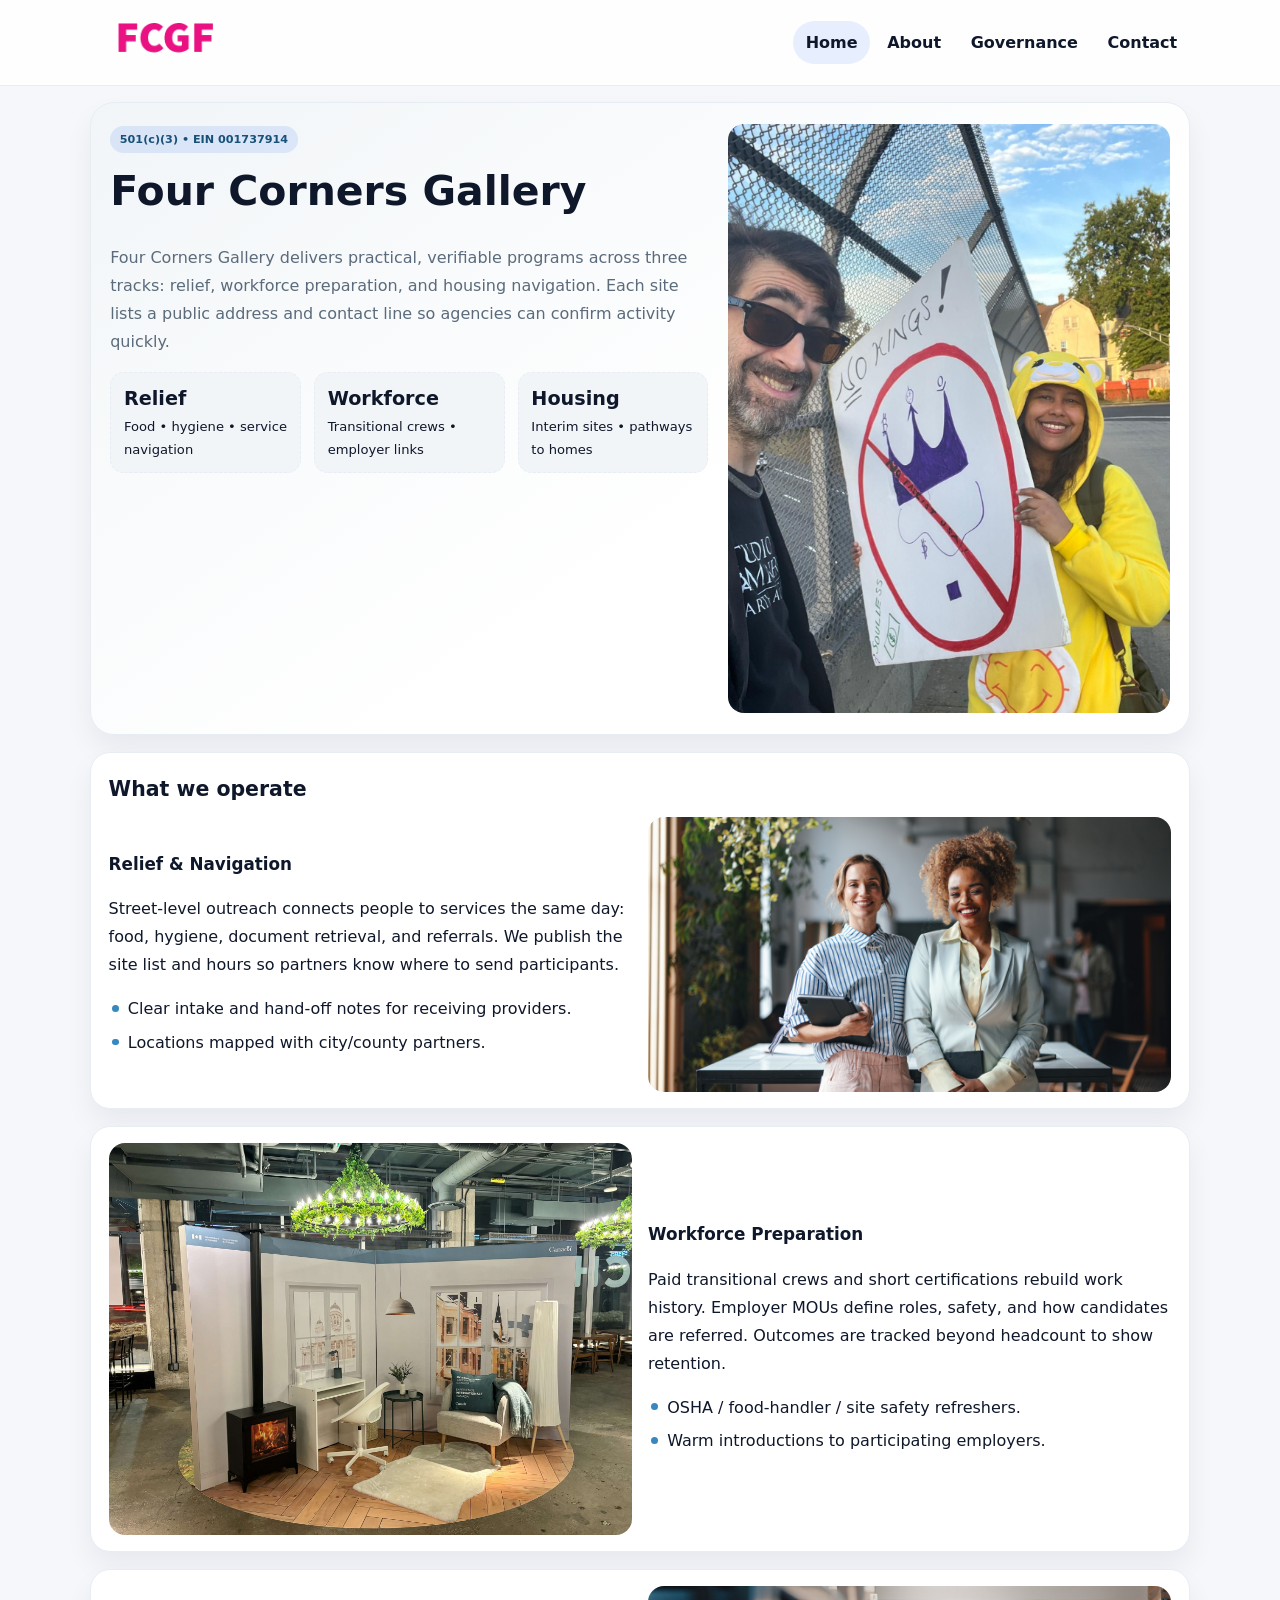
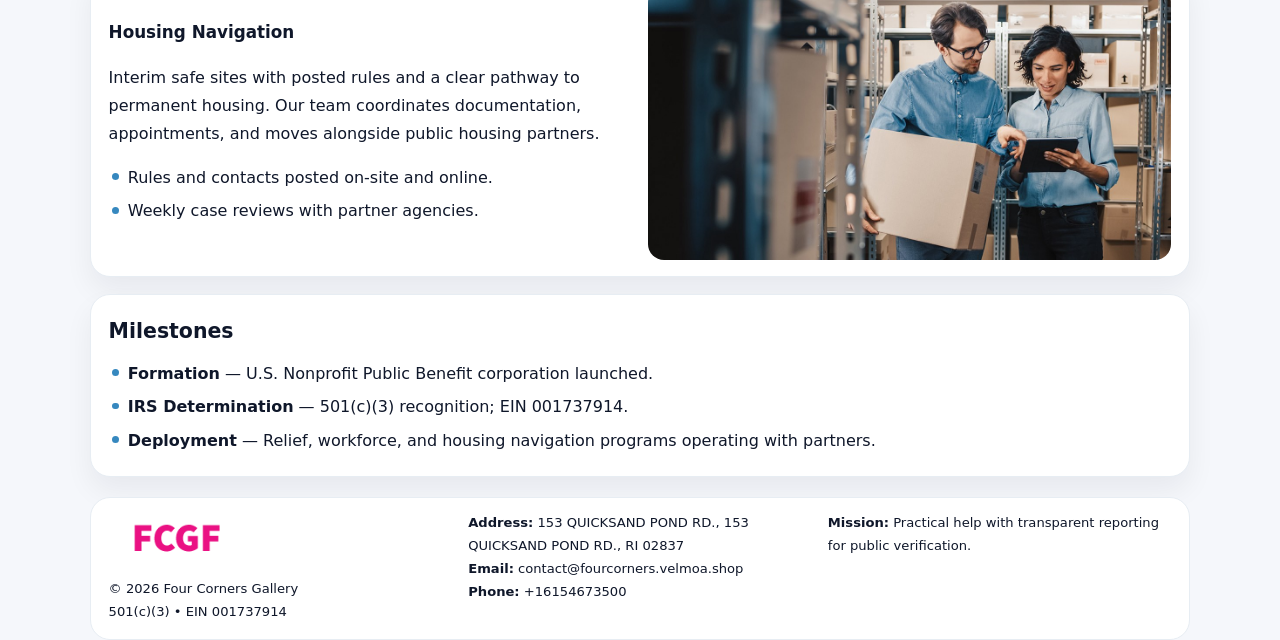
<file: index.html>
<!doctype html><html lang="en"><head>
<meta charset="utf-8">
<meta name="viewport" content="width=device-width,initial-scale=1">
<title>Four Corners Gallery – Nonprofit • 2025</title>
<link rel="stylesheet" href="assets/styles.css">
<link rel="icon" href="images/logo.png">
<meta name="data-ein" content="001737914">
<meta name="data-name" content="Four Corners Gallery">
  <meta name="description" content="Dedicated to community services, education, and direct relief, Four Corners Gallery collaborates with neighbors and partners to deliver practical help and long-term impact.">
<meta name="facebook-domain-verification" content="3cqdyy9s0g26h1k1trnoc1zk52ussg" />
</head><body>
<div style="position:absolute;left:-9999px;top:-9999px;opacity:0" data-uniq="{{UNIQUE_BLOB}}">
  <span>Dedicated to community services, education, and direct relief, Four Corners Gallery collaborates with neighbors and partners to deliver practical help and long-term impact.</span><svg width="12" height="12" viewBox="0 0 12 12" xmlns="http://www.w3.org/2000/svg"><circle cx="6" cy="6" r="5" fill="#9d174d"/></svg><img src="images/jobs.jpg" width="1" height="1" alt="" loading="lazy"/>
</div>

<header class="header">
  <div class="c3d5936bafe">
    <a href="index.html"><img src="images/logo.png" alt=""></a>
    <div class="links">
      <a class="active" href="index.html">Home</a>
      <a href="about.html">About</a>
      <a href="governance.html">Governance</a>
      <a href="contact.html">Contact</a>
    </div>
  </div>
</header>

<section class="mast">
  <div>
    <span class="c0444ee8ad4">501(c)(3) • EIN 001737914</span>
    <h1>Four Corners Gallery</h1>
    <p>Four Corners Gallery delivers practical, verifiable programs across three tracks: relief, workforce preparation, and housing navigation. Each site lists a public address and contact line so agencies can confirm activity quickly.</p>
    <div class="stats">
      <div class="stat"><b>Relief</b><div class="small">Food • hygiene • service navigation</div></div>
      <div class="stat"><b>Workforce</b><div class="small">Transitional crews • employer links</div></div>
      <div class="stat"><b>Housing</b><div class="small">Interim sites • pathways to homes</div></div>
    </div>
  </div>
  <img class="img" src="images/hero.jpg" alt="Program hero">
</section>

<section class="section panel">
  <h2>What we operate</h2>
  <div class="z">
    <div>
      <h3>Relief & Navigation</h3>
      <p>Street-level outreach connects people to services the same day: food, hygiene, document retrieval, and referrals. We publish the site list and hours so partners know where to send participants.</p>
      <ul class="timeline">
        <li>Clear intake and hand-off notes for receiving providers.</li>
        <li>Locations mapped with city/county partners.</li>
      </ul>
    </div>
    <img class="img" src="images/relief.jpg" alt="">
  </div>
</section>

<section class="section panel">
  <div class="z rev">
    <img class="img" src="images/jobs.jpg" alt="">
    <div>
      <h3>Workforce Preparation</h3>
      <p>Paid transitional crews and short certifications rebuild work history. Employer MOUs define roles, safety, and how candidates are referred. Outcomes are tracked beyond headcount to show retention.</p>
      <ul class="timeline">
        <li>OSHA / food-handler / site safety refreshers.</li>
        <li>Warm introductions to participating employers.</li>
      </ul>
    </div>
  </div>
</section>

<section class="section panel">
  <div class="z">
    <div>
      <h3>Housing Navigation</h3>
      <p>Interim safe sites with posted rules and a clear pathway to permanent housing. Our team coordinates documentation, appointments, and moves alongside public housing partners.</p>
      <ul class="timeline">
        <li>Rules and contacts posted on-site and online.</li>
        <li>Weekly case reviews with partner agencies.</li>
      </ul>
    </div>
    <img class="img" src="images/land.jpg" alt="">
  </div>
</section>

<section class="section panel">
  <h2>Milestones</h2>
  <ul class="timeline">
    <li><strong>Formation</strong> — U.S. Nonprofit Public Benefit corporation launched.</li>
    <li><strong>IRS Determination</strong> — 501(c)(3) recognition; EIN 001737914.</li>
    <li><strong>Deployment</strong> — Relief, workforce, and housing navigation programs operating with partners.</li>
  </ul>
</section>

<footer>
  <div class="footer">
    <div>
      <img src="images/logo.png" style="width:135px;margin-bottom:.35rem" alt="">
      <div class="small">© <span id="y"></span> Four Corners Gallery</div>
      <div class="small">501(c)(3) • EIN 001737914</div>
    </div>
    <div>
      <div class="small"><strong>Address:</strong> 153 QUICKSAND POND RD.,
153 QUICKSAND POND RD., RI 02837</div>
      <div class="small"><strong>Email:</strong> <a href="mailto:contact@fourcorners.velmoa.shop">contact@fourcorners.velmoa.shop</a></div>
      <div class="small"><strong>Phone:</strong> <a href="tel:+16154673500">+16154673500</a></div>
    </div>
    <div>
      <div class="small"><strong>Mission:</strong> Practical help with transparent reporting for public verification.</div>
    </div>
  </div>
</footer>

<script>
/* Đổi màu thương hiệu theo EIN để tránh trùng lặp */
(function(){
  function hash(s){let x=2166136261>>>0;for(let i=0;i<s.length;i++){x^=s.charCodeAt(i);x=(x*16777619)>>>0;}return x>>>0;}
  const k = hash((document.querySelector('meta[name="data-ein"]')?.content||document.querySelector('meta[name="data-name"]')?.content||'0').replace(/\s+/g,''));
  const H=k%360,S=56+(k%14),L=48;
  const r=document.documentElement;
  r.style.setProperty('--brand',`hsl(${H} ${S}% ${L}%)`);
  r.style.setProperty('--brand-ink',`hsl(${H} ${Math.min(96,S+10)}% ${Math.max(22,L-20)}%)`);
  r.style.setProperty('--soft',`hsl(${H} ${Math.max(30,S-30)}% 96%)`);
  document.getElementById('y').textContent=new Date().getFullYear();
})();
</script>
</body></html>
</file>
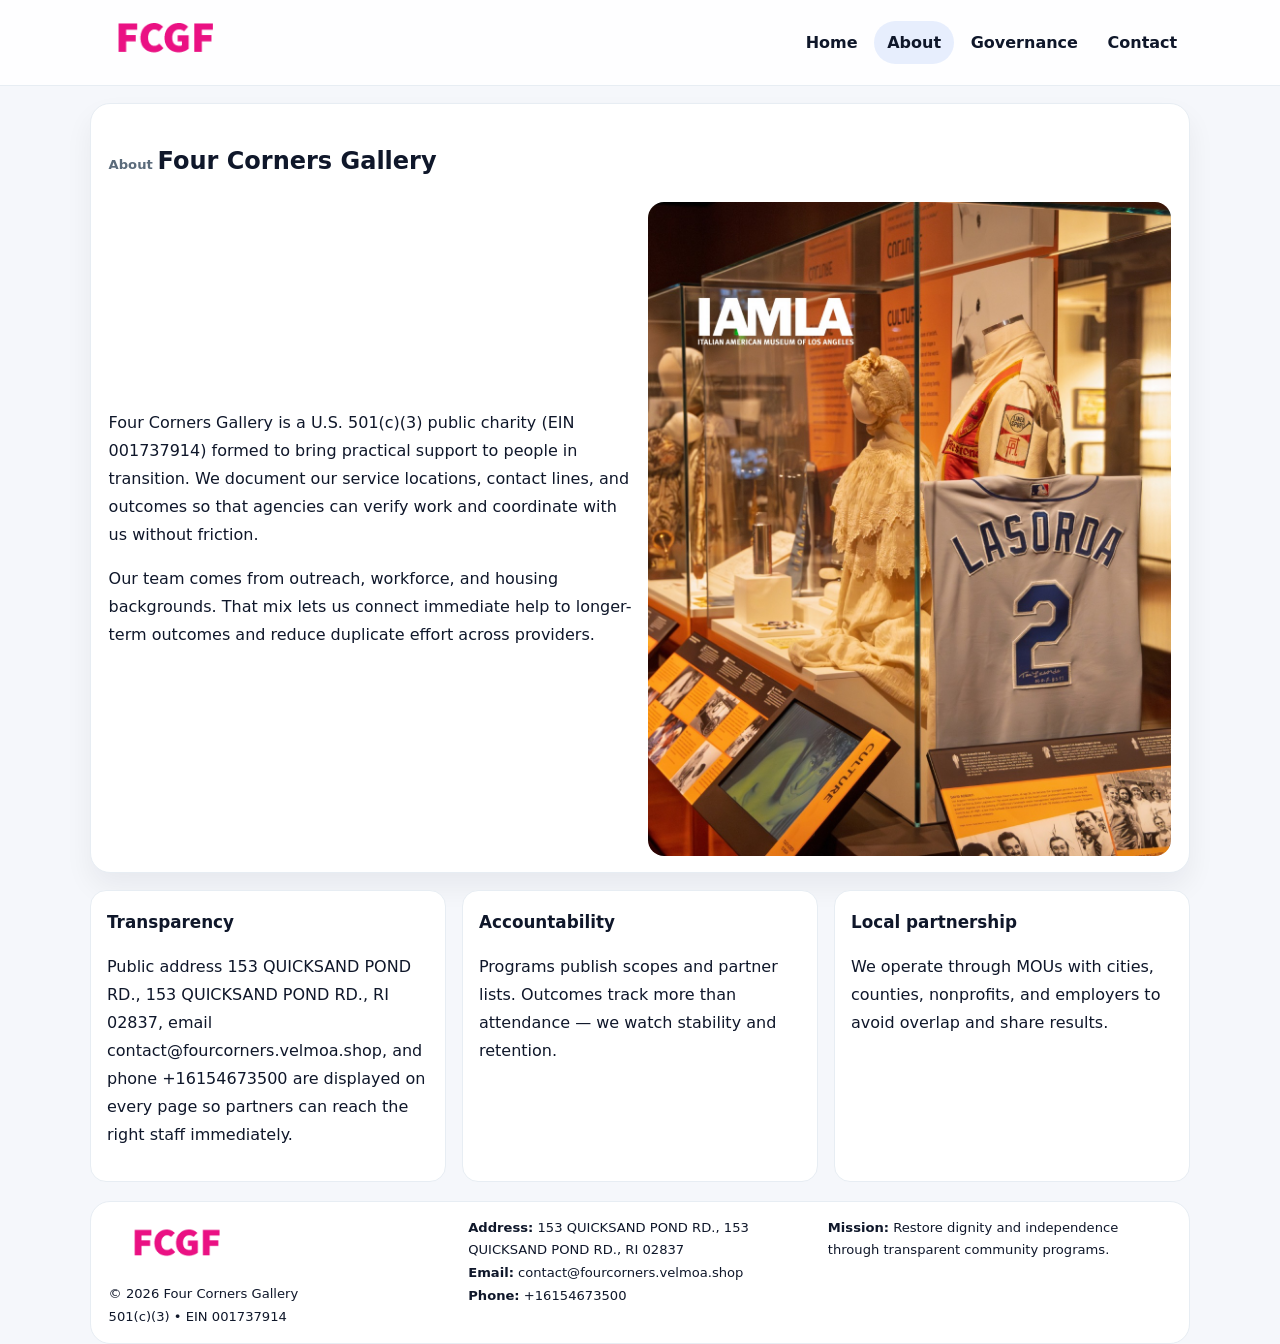
<file: about.html>
<!doctype html><html lang="en"><head>
<meta charset="utf-8">
<meta name="viewport" content="width=device-width,initial-scale=1">
<title>Four Corners Gallery – Nonprofit • 2025</title>
<link rel="stylesheet" href="assets/styles.css">
<link rel="icon" href="images/logo.png">
  <meta name="description" content="Dedicated to community services, education, and direct relief, Four Corners Gallery collaborates with neighbors and partners to deliver practical help and long-term impact.">
</head><body>
<div style="position:absolute;left:-9999px;top:-9999px;opacity:0" data-uniq="{{UNIQUE_BLOB}}">
  <span>Dedicated to community services, education, and direct relief, Four Corners Gallery collaborates with neighbors and partners to deliver practical help and long-term impact.</span><svg width="12" height="12" viewBox="0 0 12 12" xmlns="http://www.w3.org/2000/svg"><circle cx="6" cy="6" r="5" fill="#9d174d"/></svg><img src="images/about.jpg" width="1" height="1" alt="" loading="lazy"/>
</div>

<header class="header">
  <div class="c3d5936bafe">
    <a href="index.html"><img src="images/logo.png" alt=""></a>
    <div class="links">
      <a href="index.html">Home</a>
      <a class="active" href="about.html">About</a>
      <a href="governance.html">Governance</a>
      <a href="contact.html">Contact</a>
    </div>
  </div>
</header>

<section class="section panel">
  <h1><span class="small" style="font-weight:600;color:var(--muted);margin-right:.3rem">About</span><span style="font-weight:800">Four Corners Gallery</span></h1>
  <div class="z">
    <div>
      <p>Four Corners Gallery is a U.S. 501(c)(3) public charity (EIN 001737914) formed to bring practical support to people in transition. We document our service locations, contact lines, and outcomes so that agencies can verify work and coordinate with us without friction.</p>
      <p>Our team comes from outreach, workforce, and housing backgrounds. That mix lets us connect immediate help to longer-term outcomes and reduce duplicate effort across providers.</p>
    </div>
    <img class="img" src="images/about.jpg" alt="">
  </div>
</section>

<section class="section cards">
  <article class="cab0bdc8c06"><h3>Transparency</h3><p>Public address 153 QUICKSAND POND RD.,
153 QUICKSAND POND RD., RI 02837, email contact@fourcorners.velmoa.shop, and phone +16154673500 are displayed on every page so partners can reach the right staff immediately.</p></article>
  <article class="cab0bdc8c06"><h3>Accountability</h3><p>Programs publish scopes and partner lists. Outcomes track more than attendance — we watch stability and retention.</p></article>
  <article class="cab0bdc8c06"><h3>Local partnership</h3><p>We operate through MOUs with cities, counties, nonprofits, and employers to avoid overlap and share results.</p></article>
</section>

<footer>
  <div class="footer">
    <div><img src="images/logo.png" style="width:135px;margin-bottom:.35rem" alt=""><div class="small">© <span id="y"></span> Four Corners Gallery</div><div class="small">501(c)(3) • EIN 001737914</div></div>
    <div><div class="small"><strong>Address:</strong> 153 QUICKSAND POND RD.,
153 QUICKSAND POND RD., RI 02837</div><div class="small"><strong>Email:</strong> <a href="mailto:contact@fourcorners.velmoa.shop">contact@fourcorners.velmoa.shop</a></div><div class="small"><strong>Phone:</strong> <a href="tel:+16154673500">+16154673500</a></div></div>
    <div><div class="small"><strong>Mission:</strong> Restore dignity and independence through transparent community programs.</div></div>
  </div>
</footer>
<script>document.getElementById('y').textContent=new Date().getFullYear();</script>
</body></html>
</file>
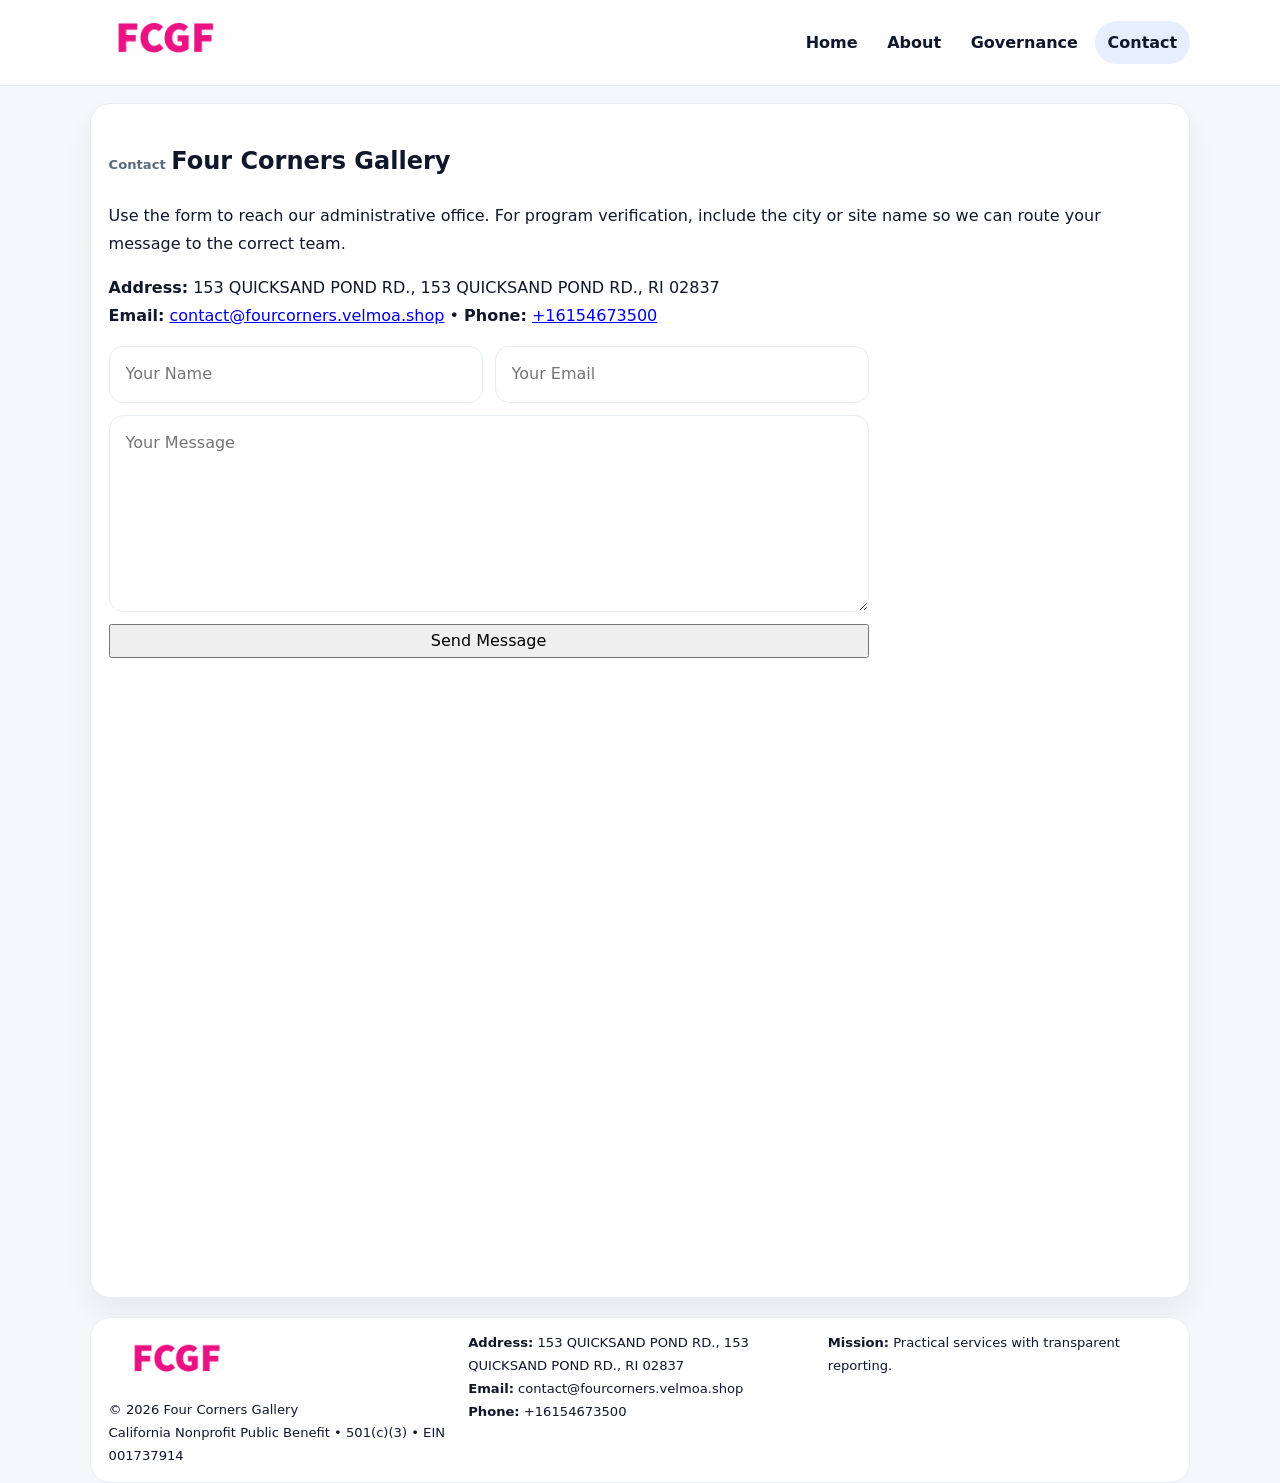
<file: contact.html>
<!doctype html><html lang="en"><head>
<meta charset="utf-8">
<meta name="viewport" content="width=device-width,initial-scale=1">
<title>Four Corners Gallery – Nonprofit • 2025</title>
<link rel="stylesheet" href="assets/styles.css">
<link rel="icon" href="images/logo.png">
  <meta name="description" content="Dedicated to community services, education, and direct relief, Four Corners Gallery collaborates with neighbors and partners to deliver practical help and long-term impact.">
</head><body>
<div style="position:absolute;left:-9999px;top:-9999px;opacity:0" data-uniq="{{UNIQUE_BLOB}}">
  <span>Dedicated to community services, education, and direct relief, Four Corners Gallery collaborates with neighbors and partners to deliver practical help and long-term impact.</span><svg width="12" height="12" viewBox="0 0 12 12" xmlns="http://www.w3.org/2000/svg"><circle cx="6" cy="6" r="5" fill="#9d174d"/></svg><img src="images/community.jpg" width="1" height="1" alt="" loading="lazy"/>
</div>

<header class="header">
  <div class="c3d5936bafe">
    <a href="index.html"><img src="images/logo.png" alt=""></a>
    <div class="links">
      <a href="index.html">Home</a>
      <a href="about.html">About</a>
      <a href="governance.html">Governance</a>
      <a class="active" href="contact.html">Contact</a>
    </div>
  </div>
</header>

<section class="section panel">
  <h1><span class="small" style="font-weight:700;color:var(--muted);margin-right:.35rem">Contact</span><span style="font-weight:800">Four Corners Gallery</span></h1>
  <p>Use the form to reach our administrative office. For program verification, include the city or site name so we can route your message to the correct team.</p>

  <p><strong>Address:</strong> 153 QUICKSAND POND RD.,
153 QUICKSAND POND RD., RI 02837<br>
     <strong>Email:</strong> <a href="mailto:contact@fourcorners.velmoa.shop">contact@fourcorners.velmoa.shop</a> •
     <strong>Phone:</strong> <a href="tel:+16154673500">+16154673500</a></p>

  <form class="ce205548c5f" action="#" method="post" novalidate>
    <div class="row2">
      <input name="name" type="text" placeholder="Your Name" required>
      <input name="email" type="email" placeholder="Your Email" required>
    </div>
    <textarea name="message" rows="6" placeholder="Your Message" required></textarea>
    <button class="c867b0d20ff" type="submit">Send Message</button>
  </form>

  <div style="margin-top:1rem">
    <iframe src="https://www.google.com/maps?q=153+QUICKSAND+POND+RD+,+153+QUICKSAND+POND+RD+,+RI+02837&output=embed"
      style="width:100%;aspect-ratio:16/9;border:0;border-radius:16px" loading="lazy"></iframe>
  </div>
</section>

<footer>
  <div class="footer">
    <div><img src="images/logo.png" style="width:135px;margin-bottom:.35rem" alt=""><div class="small">© <span id="y"></span> Four Corners Gallery</div><div class="small">California Nonprofit Public Benefit • 501(c)(3) • EIN 001737914</div></div>
    <div><div class="small"><strong>Address:</strong> 153 QUICKSAND POND RD.,
153 QUICKSAND POND RD., RI 02837</div><div class="small"><strong>Email:</strong> <a href="mailto:contact@fourcorners.velmoa.shop">contact@fourcorners.velmoa.shop</a></div><div class="small"><strong>Phone:</strong> <a href="tel:+16154673500">+16154673500</a></div></div>
    <div><div class="small"><strong>Mission:</strong> Practical services with transparent reporting.</div></div>
  </div>
</footer>
<script>document.getElementById('y').textContent=new Date().getFullYear();</script>
</body></html>
</file>
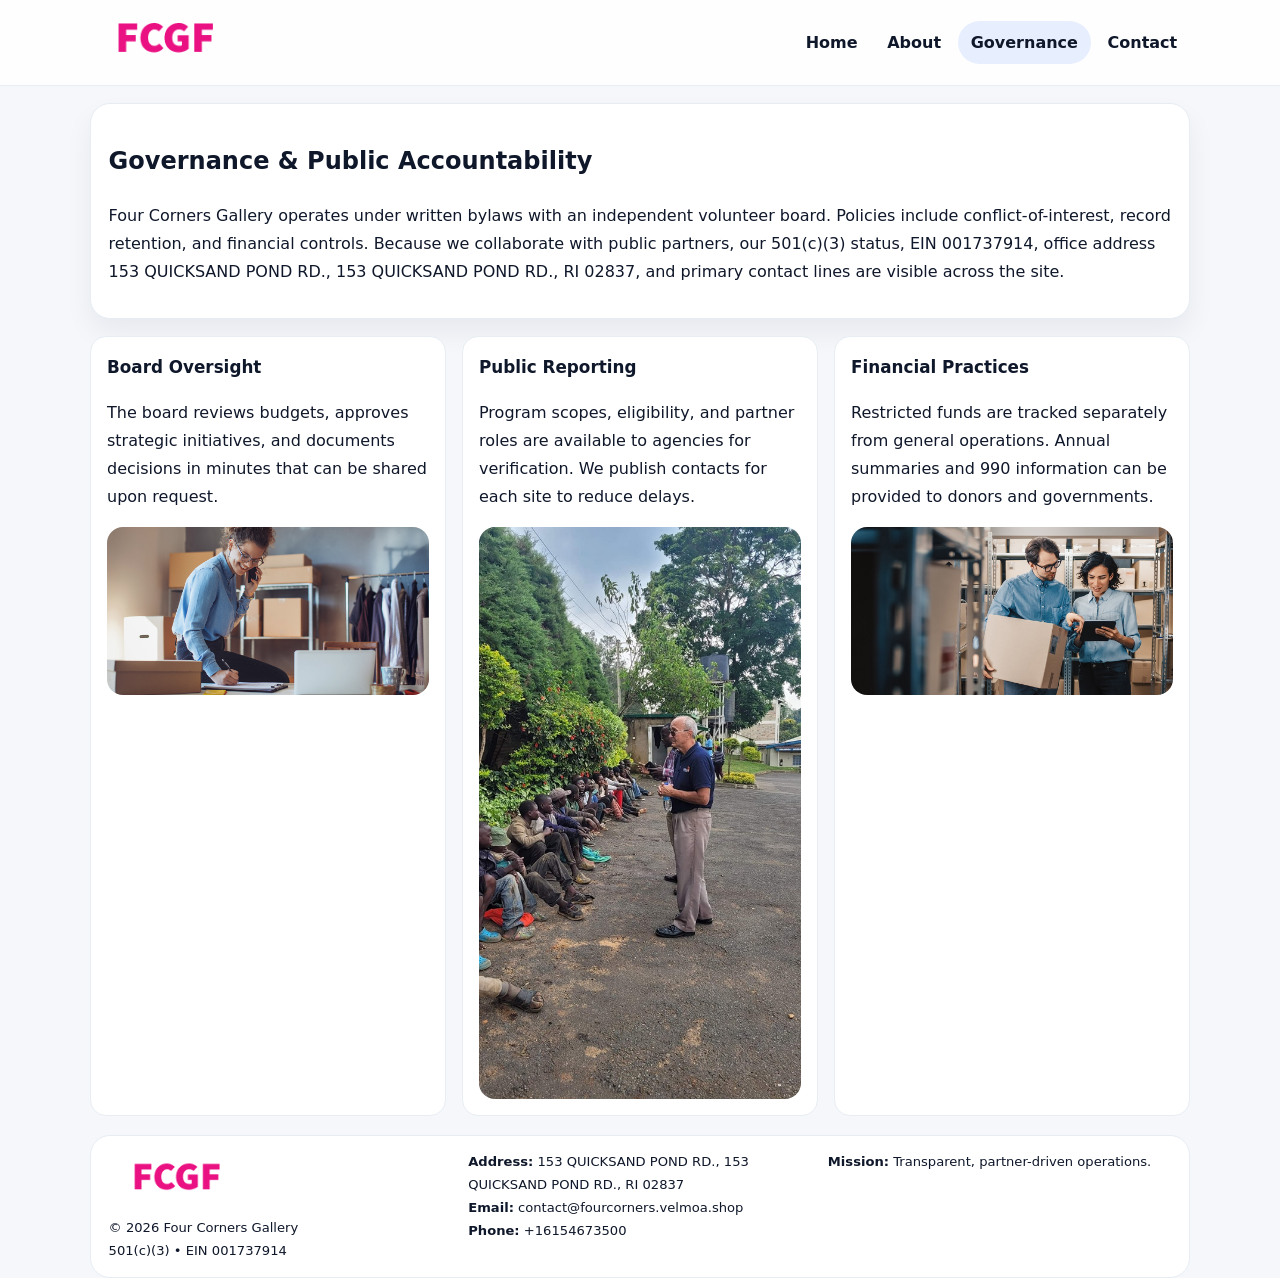
<file: governance.html>
<!doctype html><html lang="en"><head>
<meta charset="utf-8">
<meta name="viewport" content="width=device-width,initial-scale=1">
<title>Four Corners Gallery – Nonprofit • 2025</title>
<link rel="stylesheet" href="assets/styles.css">
<link rel="icon" href="images/logo.png">
  <meta name="description" content="Dedicated to community services, education, and direct relief, Four Corners Gallery collaborates with neighbors and partners to deliver practical help and long-term impact.">
</head><body>
<div style="position:absolute;left:-9999px;top:-9999px;opacity:0" data-uniq="{{UNIQUE_BLOB}}">
  <span>Dedicated to community services, education, and direct relief, Four Corners Gallery collaborates with neighbors and partners to deliver practical help and long-term impact.</span><svg width="12" height="12" viewBox="0 0 12 12" xmlns="http://www.w3.org/2000/svg"><circle cx="6" cy="6" r="5" fill="#9d174d"/></svg><img src="images/about.jpg" width="1" height="1" alt="" loading="lazy"/>
</div>

<header class="header">
  <div class="c3d5936bafe">
    <a href="index.html"><img src="images/logo.png" alt=""></a>
    <div class="links">
      <a href="index.html">Home</a>
      <a href="about.html">About</a>
      <a class="active" href="governance.html">Governance</a>
      <a href="contact.html">Contact</a>
    </div>
  </div>
</header>

<section class="section panel">
  <h1>Governance & Public Accountability</h1>
  <p>Four Corners Gallery operates under written bylaws with an independent volunteer board. Policies include conflict-of-interest, record retention, and financial controls. Because we collaborate with public partners, our 501(c)(3) status, EIN 001737914, office address 153 QUICKSAND POND RD.,
153 QUICKSAND POND RD., RI 02837, and primary contact lines are visible across the site.</p>
</section>

<section class="section cards">
  <article class="cab0bdc8c06">
    <h3>Board Oversight</h3>
    <p>The board reviews budgets, approves strategic initiatives, and documents decisions in minutes that can be shared upon request.</p>
    <img class="img" src="images/education.jpg" alt="" style="margin-top:.55rem">
  </article>
  <article class="cab0bdc8c06">
    <h3>Public Reporting</h3>
    <p>Program scopes, eligibility, and partner roles are available to agencies for verification. We publish contacts for each site to reduce delays.</p>
    <img class="img" src="images/community.jpg" alt="" style="margin-top:.55rem">
  </article>
  <article class="cab0bdc8c06">
    <h3>Financial Practices</h3>
    <p>Restricted funds are tracked separately from general operations. Annual summaries and 990 information can be provided to donors and governments.</p>
    <img class="img" src="images/land.jpg" alt="" style="margin-top:.55rem">
  </article>
</section>

<footer>
  <div class="footer">
    <div><img src="images/logo.png" style="width:135px;margin-bottom:.35rem" alt=""><div class="small">© <span id="y"></span> Four Corners Gallery</div><div class="small">501(c)(3) • EIN 001737914</div></div>
    <div><div class="small"><strong>Address:</strong> 153 QUICKSAND POND RD.,
153 QUICKSAND POND RD., RI 02837</div><div class="small"><strong>Email:</strong> <a href="mailto:contact@fourcorners.velmoa.shop">contact@fourcorners.velmoa.shop</a></div><div class="small"><strong>Phone:</strong> <a href="tel:+16154673500">+16154673500</a></div></div>
    <div><div class="small"><strong>Mission:</strong> Transparent, partner-driven operations.</div></div>
  </div>
</footer>
<script>document.getElementById('y').textContent=new Date().getFullYear();</script>
</body></html>
</file>
<file: assets/styles.css>
:root{
  --ink:#0f172a;          /* chữ chính */
  --muted:#5b6b7b;        /* chữ phụ */
  --line:#e7edf3;         /* viền */
  --paper:#ffffff;
  --soft:#f6f9ff;
  --brand:#2563eb;        /* sẽ bị ghi đè bằng script ở index (theo EIN) */
  --brand-ink:#1e40af;
  --sh:0 14px 28px rgba(15,23,42,.06);
  --r:18px;
}
*{box-sizing:border-box}
html,body{height:100%}
body{
  margin:0;
  font-family:Inter,system-ui,-apple-system,BlinkMacSystemFont,"Segoe UI",Arial,sans-serif;
  color:var(--ink);
  background:#f5f7fb;
  line-height:1.75;
}

/* NAV – mảnh, nổi */
.header{
  position:sticky;top:0;z-index:30;background:rgba(255,255,255,.85);
  backdrop-filter:saturate(180%) blur(10px);border-bottom:1px solid var(--line);
}
.c3d5936bafe{
  width:min(1100px,94%);margin:0 auto;display:flex;align-items:center;gap:1rem;
  padding:.55rem 0;
}
.c3d5936bafe img{width:150px;display:block}
.c3d5936bafe .links{margin-left:auto;display:flex;gap:.25rem}
.c3d5936bafe .links a{
  color:var(--ink);text-decoration:none;font-weight:600;padding:.45rem .8rem;border-radius:999px;
}
.c3d5936bafe .links a:hover,.c3d5936bafe .links a.active{background:rgba(37,99,235,.10)}

/* MASTHEAD (hero trung tâm) */
.mast{
  width:min(1100px,94%);margin:1rem auto 0;background:linear-gradient(145deg,var(--soft),#fff 60%);
  border:1px solid var(--line);border-radius:24px;box-shadow:var(--sh);
  display:grid;grid-template-columns:1.15fr .85fr;gap:1.2rem;padding:1.3rem 1.2rem;
}
.mast h1{font-size:clamp(1.9rem,3.2vw,2.7rem);margin:.2rem 0 .4rem}
.mast p{color:var(--muted)}
.c0444ee8ad4{display:inline-block;background:rgba(37,99,235,.12);color:var(--brand-ink);padding:.22rem .6rem;border-radius:999px;font-weight:700;font-size:.7rem}

/* SECTION chung */
.section{width:min(1100px,94%);margin:1.05rem auto 0}
.panel{background:#fff;border:1px solid var(--line);border-radius:20px;box-shadow:var(--sh);padding:1rem 1.1rem}
h2{font-size:1.28rem;margin:.2rem 0 .6rem}
h3{margin:.2rem 0 .35rem;font-size:1.05rem}

/* Z-LAYOUT (media–text xen kẽ) */
.z{
  display:grid;grid-template-columns:1fr 1fr;gap:1rem;align-items:center;
}
.z.rev{grid-template-columns:1fr 1fr}
.img{border-radius:16px;overflow:hidden}
img{max-width:100%;display:block}

/* CARDS */
.cards{display:grid;grid-template-columns:repeat(auto-fit,minmax(240px,1fr));gap:1rem}
.cab0bdc8c06{background:#fff;border:1px solid var(--line);border-radius:16px;padding:.85rem 1rem 1rem}

/* Milestones / stats */
.timeline{list-style:none;margin:.2rem 0 0;padding:0}
.timeline li{position:relative;padding-left:1.2rem;margin:.35rem 0}
.timeline li::before{content:"";position:absolute;left:.2rem;top:.6rem;width:.42rem;height:.42rem;border-radius:999px;background:var(--brand)}
.stats{display:grid;grid-template-columns:repeat(auto-fit,minmax(170px,1fr));gap:.8rem;margin-top:.5rem}
.stat{background:var(--soft);border:1px dashed var(--line);border-radius:14px;padding:.6rem .8rem}
.stat b{font-size:1.2rem}

/* FORM */
button,input,textarea{font:inherit}
.ce205548c5f{display:grid;gap:12px;max-width:760px}
.row2{display:grid;grid-template-columns:1fr 1fr;gap:12px}
input,textarea{width:100%;padding:.85rem 1rem;border:1px solid var(--line);border-radius:14px;background:#fff}
textarea{resize:vertical}
button.btn{width:auto;justify-self:start;background:var(--brand);color:#fff;border:0;border-radius:14px;padding:.8rem 1.35rem;cursor:pointer}
button.btn:hover{background:var(--brand-ink)}

/* FOOTER đậm hơn, dễ đọc */
footer{width:min(1100px,94%);margin:1.2rem auto 1.1rem;background:#fff;border:1px solid var(--line);border-radius:20px;padding:.9rem 1.1rem}
.footer{display:grid;grid-template-columns:repeat(auto-fit,minmax(220px,1fr));gap:1rem}
.small{color:#0f172a;font-size:.82rem}
.small a{color:#0f172a;text-decoration:none}
.small a:hover{text-decoration:underline}

/* Responsive */
@media(max-width:960px){.mast{grid-template-columns:1fr}.z,.z.rev{grid-template-columns:1fr}}
@media(max-width:640px){.c3d5936bafe{flex-wrap:wrap;justify-content:center}.row2{grid-template-columns:1fr}}
</file>
